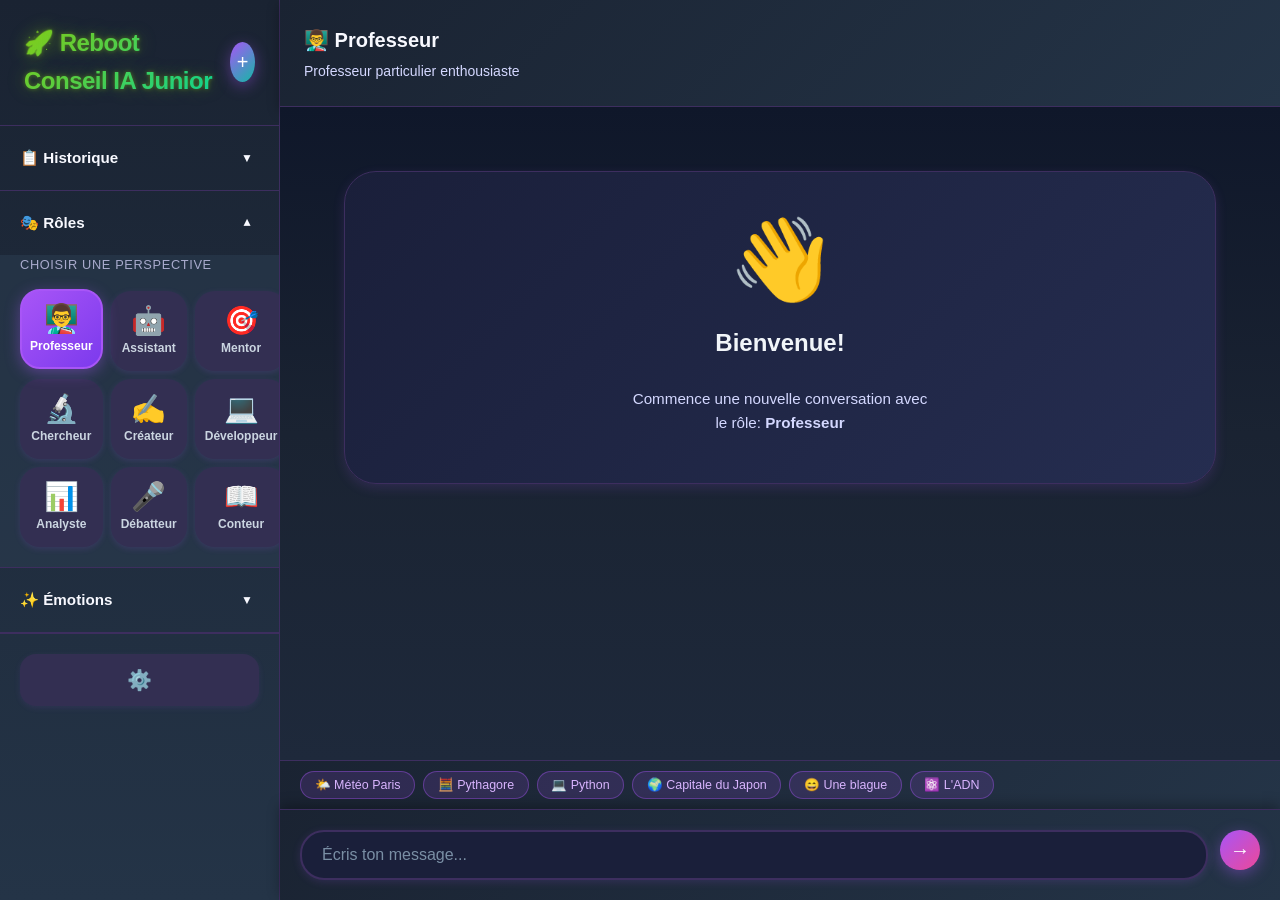
<file: index.html>
<!DOCTYPE html>
<html lang="fr">
<head>
  <meta charset="UTF-8" />
  <meta name="viewport" content="width=device-width, initial-scale=1.0" />
  <title>ChatBot Intelligent</title>
  <link rel="stylesheet" href="styles.css" />
</head>
<body>
  <div class="app-container">
    <!-- ════════════════════════════════════════════════════════════
         SIDEBAR — Historique + Rôles
         ════════════════════════════════════════════════════════════ -->
    <aside class="sidebar">
      <!-- Header Sidebar -->
      <div class="sidebar-header">
        <h1 class="app-title">🚀 Reboot Conseil IA Junior</h1>
        <button class="btn-new-chat" id="btn-new-chat" title="Nouvelle conversation">
          <span class="icon">+</span>
        </button>
      </div>

      <!-- ACCORDÉON 1: Historique -->
      <div class="accordion-section">
        <button class="accordion-header" id="accordion-historique">
          <span class="accordion-title">📋 Historique</span>
          <span class="accordion-toggle">▼</span>
        </button>
        <div class="accordion-content" id="content-historique">
          <div class="content-inner">
            <div class="historique-list" id="historique-list">
              <!-- Les conversations passées s'ajoutent ici -->
            </div>
            <button class="btn-clear-history" id="btn-clear-history" title="Supprimer l'historique">
              <span class="icon">🗑️</span>
              <span class="text">Supprimer l'historique</span>
            </button>
          </div>
        </div>
      </div>

      <!-- ACCORDÉON 2: Rôles -->
      <div class="accordion-section">
        <button class="accordion-header" id="accordion-roles">
          <span class="accordion-title">🎭 Rôles</span>
          <span class="accordion-toggle">▼</span>
        </button>
        <div class="accordion-content open" id="content-roles">
          <div class="content-inner">
            <p class="accordion-subtitle">Choisir une perspective</p>
            <div class="roles-grid">
              <button class="role-btn-compact active" data-role="professeur" title="Professeur particulier">
                <span class="icon-large">👨‍🏫</span>
                <span class="label">Professeur</span>
              </button>
              <button class="role-btn-compact" data-role="assistant" title="Assistant général">
                <span class="icon-large">🤖</span>
                <span class="label">Assistant</span>
              </button>
              <button class="role-btn-compact" data-role="mentor" title="Mentor motivant">
                <span class="icon-large">🎯</span>
                <span class="label">Mentor</span>
              </button>
              <button class="role-btn-compact" data-role="chercheur" title="Chercheur expert">
                <span class="icon-large">🔬</span>
                <span class="label">Chercheur</span>
              </button>
              <button class="role-btn-compact" data-role="createur" title="Créatif/Écrivain">
                <span class="icon-large">✍️</span>
                <span class="label">Créateur</span>
              </button>
              <button class="role-btn-compact" data-role="developpeur" title="Développeur">
                <span class="icon-large">💻</span>
                <span class="label">Développeur</span>
              </button>
              <button class="role-btn-compact" data-role="analyste" title="Analyste">
                <span class="icon-large">📊</span>
                <span class="label">Analyste</span>
              </button>
              <button class="role-btn-compact" data-role="debatteur" title="Débatteur">
                <span class="icon-large">🎤</span>
                <span class="label">Débatteur</span>
              </button>
              <button class="role-btn-compact" data-role="conteur" title="Conteur">
                <span class="icon-large">📖</span>
                <span class="label">Conteur</span>
              </button>
            </div>
          </div>
        </div>
      </div>

      <!-- ACCORDÉON 3: Personnalités/Émotions -->
      <div class="accordion-section">
        <button class="accordion-header" id="accordion-personalities">
          <span class="accordion-title">✨ Émotions</span>
          <span class="accordion-toggle">▼</span>
        </button>
        <div class="accordion-content" id="content-personalities">
          <div class="content-inner">
            <p class="accordion-subtitle">Ajouter un ton (optionnel)</p>
            <div class="personalities-grid">
              <button class="personality-btn-compact" data-personality="optimiste" title="Optimiste">
                <span class="icon-medium">☀️</span>
                <span class="label">Optimiste</span>
              </button>
              <button class="personality-btn-compact" data-personality="pragmatique" title="Pragmatique">
                <span class="icon-medium">🛠️</span>
                <span class="label">Pragmatique</span>
              </button>
              <button class="personality-btn-compact" data-personality="creatif" title="Créatif">
                <span class="icon-medium">🌈</span>
                <span class="label">Créatif</span>
              </button>
              <button class="personality-btn-compact" data-personality="sarcastique" title="Sarcastique">
                <span class="icon-medium">😏</span>
                <span class="label">Sarcastique</span>
              </button>
              <button class="personality-btn-compact" data-personality="bienveillant" title="Bienveillant">
                <span class="icon-medium">💚</span>
                <span class="label">Bienveillant</span>
              </button>
              <button class="personality-btn-compact" data-personality="passionne" title="Passionné">
                <span class="icon-medium">🔥</span>
                <span class="label">Passionné</span>
              </button>
              <button class="personality-btn-compact" data-personality="analytique" title="Analytique">
                <span class="icon-medium">🧠</span>
                <span class="label">Analytique</span>
              </button>
              <button class="personality-btn-compact" data-personality="audacieux" title="Audacieux">
                <span class="icon-medium">🚀</span>
                <span class="label">Audacieux</span>
              </button>
              <button class="personality-btn-compact" data-personality="none" title="Aucune personnalité">
                <span class="icon-medium">✕</span>
                <span class="label">Aucune</span>
              </button>
            </div>
          </div>
        </div>
      </div>

      <!-- Configuration -->
      <div class="section-config">
        <button class="btn-config" id="btn-config" title="Paramètres">⚙️</button>
      </div>
    </aside>

    <!-- ════════════════════════════════════════════════════════════
         MAIN CHAT ZONE
         ════════════════════════════════════════════════════════════ -->
    <main class="chat-container">
      <!-- Header Chat -->
      <header class="chat-header">
        <div class="header-info">
          <h2 id="current-role-display">👨‍🏫 Professeur</h2>
          <p id="current-role-desc">Professeur particulier enthousiaste</p>
        </div>
        <button class="btn-menu" id="btn-menu-toggle">☰</button>
      </header>

      <!-- Zone Messages -->
      <div class="chat-messages" id="chat-messages">
        <div class="message-welcome">
          <div class="welcome-icon">🚀</div>
          <h3>Reboot Conseil IA</h3>
          <p id="welcome-text">Sélectionnez un rôle et commencez votre conversation</p>
        </div>
      </div>

      <!-- Suggestion Chips -->
      <div class="suggestion-chips" id="suggestion-chips">
        <button class="chip" data-query="météo Paris">🌤️ Météo Paris</button>
        <button class="chip" data-query="Théorème de Pythagore">🧮 Pythagore</button>
        <button class="chip" data-query="Apprendre Python">💻 Python</button>
        <button class="chip" data-query="Capitale du Japon">🌍 Capitale du Japon</button>
        <button class="chip" data-query="Raconte-moi une blague">😄 Une blague</button>
        <button class="chip" data-query="L'ADN c'est quoi ?">⚛️ L'ADN</button>
      </div>

      <!-- Zone Saisie -->
      <form class="chat-input-form" id="chat-form">
        <input
          type="text"
          id="chat-input"
          class="chat-input"
          placeholder="Écris ton message..."
          autocomplete="off"
        />
        <button type="submit" class="btn-send" title="Envoyer">
          <span class="icon">→</span>
        </button>
      </form>
    </main>
  </div>

  <!-- ════════════════════════════════════════════════════════════
       MODAL CONFIGURATION
       ════════════════════════════════════════════════════════════ -->
  <div class="modal" id="modal-config">
    <div class="modal-content">
      <div class="modal-header">
        <h3>Paramètres API</h3>
        <button class="btn-close" id="btn-close-modal">✕</button>
      </div>

      <div class="modal-body">
        <div class="config-group">
          <label>Clé Claude (Anthropic)</label>
          <input type="password" id="input-claude" placeholder="sk-ant-…" autocomplete="off" />
          <small>Obtenir une clé : <a href="https://console.anthropic.com" target="_blank">console.anthropic.com</a></small>
        </div>

        <div class="config-group">
          <label>Clé Gemini (Google)</label>
          <input type="password" id="input-gemini" placeholder="AIzaSy…" autocomplete="off" />
          <small>Obtenir une clé : <a href="https://aistudio.google.com/apikey" target="_blank">aistudio.google.com/apikey</a></small>
        </div>

        <div class="config-group">
          <label>Clé Google Custom Search</label>
          <input type="password" id="input-apikey" placeholder="AIzaSy…" autocomplete="off" />
          <small>Obtenir une clé : <a href="https://console.cloud.google.com" target="_blank">console.cloud.google.com</a></small>
        </div>
      </div>

      <div class="modal-footer">
        <button class="btn btn-secondary" id="btn-clear-keys">Effacer</button>
        <button class="btn btn-primary" id="btn-save-keys">Enregistrer</button>
      </div>

      <div id="config-message" class="config-message"></div>
    </div>
  </div>

  <!-- ════════════════════════════════════════════════════════════
       INDICATEUR FRAPPE
       ════════════════════════════════════════════════════════════ -->
  <div class="typing-indicator" id="typing-indicator">
    <span class="dot"></span>
    <span class="dot"></span>
    <span class="dot"></span>
  </div>

  <script src="roles.js"></script>
  <script src="lessons.js"></script>
  <script src="api.js"></script>
  <script src="storage.js"></script>
  <script src="chat.js"></script>
</body>
</html>
</file>
<file: styles.css>
/* ═══════════════════════════════════════════════════════════════════════════
   VARIABLES & DESIGN SYSTEM - DARK MODE MODERNE & PROFESSIONNEL
   ═══════════════════════════════════════════════════════════════════════════ */

:root {
  --primary: #a855f7;
  --primary-dark: #7c3aed;
  --primary-light: #d8b4fe;
  --secondary: #14b8a6;
  --accent: #ec4899;
  --success: #84cc16;
  --warning: #f59e0b;
  --error: #ef4444;

  /* Dark Mode - Vibrant & Moderne */
  --bg-primary: #0d0f23;
  --bg-secondary: #1a1f3a;
  --bg-tertiary: #252d50;
  --bg-light: #332f52;
  --bg-dark: #06080f;

  --text-primary: #f8f9ff;
  --text-secondary: #d4d8ff;
  --text-light: #a8aacc;
  --text-invert: #ffffff;

  --border: #3d2e5f;
  --border-light: #5d4e7f;

  --shadow-sm: 0 1px 3px 0 rgba(168, 85, 247, 0.15);
  --shadow-md: 0 4px 12px 0 rgba(168, 85, 247, 0.2);
  --shadow-lg: 0 10px 24px 0 rgba(168, 85, 247, 0.25);
  --shadow-xl: 0 20px 40px 0 rgba(168, 85, 247, 0.3);

  --radius-sm: 0.5rem;
  --radius-md: 0.75rem;
  --radius-lg: 1rem;
  --radius-xl: 1.25rem;
  --radius-2xl: 2rem;

  --transition: all 0.3s cubic-bezier(0.4, 0, 0.2, 1);
  --transition-fast: all 0.15s ease;
}

/* ═══════════════════════════════════════════════════════════════════════════
   RESET & BASE STYLES
   ═══════════════════════════════════════════════════════════════════════════ */

* {
  margin: 0;
  padding: 0;
  box-sizing: border-box;
}

html {
  scroll-behavior: smooth;
}

body {
  font-family: -apple-system, BlinkMacSystemFont, 'Segoe UI', 'Roboto', 'Oxygen',
    'Ubuntu', 'Cantarell', 'Fira Sans', 'Droid Sans', 'Helvetica Neue',
    sans-serif;
  background: linear-gradient(135deg, #0d0f23 0%, #1a1f3a 50%, #252d50 100%);
  color: var(--text-primary);
  line-height: 1.6;
  -webkit-font-smoothing: antialiased;
  -moz-osx-font-smoothing: grayscale;
  height: 100vh;
  width: 100vw;
  overflow: hidden;
}

button {
  font-family: inherit;
  font-size: inherit;
  cursor: pointer;
  border: none;
  outline: none;
}

input,
textarea {
  font-family: inherit;
  font-size: inherit;
}

a {
  color: var(--primary);
  text-decoration: none;
  transition: var(--transition-fast);
}

a:hover {
  color: var(--primary-dark);
  text-decoration: underline;
}

/* ═══════════════════════════════════════════════════════════════════════════
   LAYOUT PRINCIPAL
   ═══════════════════════════════════════════════════════════════════════════ */

.app-container {
  display: flex;
  height: 100vh;
  background-color: var(--bg-primary);
}

/* ─── SIDEBAR ─── */
.sidebar {
  width: 280px;
  background: linear-gradient(180deg, #1a2332 0%, #243447 100%);
  border-right: 1px solid var(--border);
  display: flex;
  flex-direction: column;
  overflow-y: auto;
  overflow-x: hidden;
  transition: var(--transition);
  box-shadow: 4px 0 12px rgba(0, 0, 0, 0.4);
}

.sidebar-header {
  display: flex;
  align-items: center;
  justify-content: space-between;
  padding: 1.5rem;
  border-bottom: 1px solid var(--border);
  gap: 0.75rem;
  flex-shrink: 0;
}

.app-title {
  font-size: 1.5rem;
  font-weight: 700;
  background: linear-gradient(135deg, #84cc16 0%, #06d6a0 100%);
  -webkit-background-clip: text;
  -webkit-text-fill-color: transparent;
  background-clip: text;
  margin: 0;
  letter-spacing: -0.5px;
  text-shadow: 0 0 20px rgba(132, 204, 22, 0.3);
  filter: drop-shadow(0 0 2px rgba(132, 204, 22, 0.5));
}

.btn-new-chat {
  width: 2.5rem;
  height: 2.5rem;
  border-radius: 50%;
  background: linear-gradient(135deg, var(--primary) 0%, var(--secondary) 100%);
  color: var(--text-invert);
  display: flex;
  align-items: center;
  justify-content: center;
  font-size: 1.25rem;
  transition: var(--transition-fast);
  box-shadow: 0 4px 15px rgba(168, 85, 247, 0.4);
  border: none;
  cursor: pointer;
}

.btn-new-chat:hover {
  transform: translateY(-2px);
  box-shadow: 0 8px 25px rgba(59, 130, 246, 0.4);
}

.btn-new-chat:active {
  transform: translateY(0);
}

/* ─── SECTIONS DE LA SIDEBAR ─── */
.section-historique,
.section-roles {
  padding: 1.25rem;
  flex: 1;
  min-height: 0;
  display: flex;
  flex-direction: column;
}

.section-historique {
  border-bottom: 1px solid var(--border);
}

.section-title {
  font-size: 0.875rem;
  font-weight: 600;
  text-transform: uppercase;
  letter-spacing: 0.05em;
  color: var(--text-secondary);
  margin-bottom: 0.75rem;
}

.historique-list {
  display: flex;
  flex-direction: column;
  gap: 0.5rem;
  overflow-y: auto;
  flex: 1;
  min-height: 0;
}

.historique-item-container {
  display: flex;
  gap: 0.5rem;
  align-items: center;
  transition: var(--transition-fast);
}

.historique-item {
  flex: 1;
  padding: 0.75rem;
  background-color: #332f52;
  border: 1px solid transparent;
  border-radius: var(--radius-lg);
  cursor: pointer;
  transition: var(--transition-fast);
  font-size: 0.875rem;
  color: #d4d8ff;
  white-space: nowrap;
  overflow: hidden;
  text-overflow: ellipsis;
  box-shadow: 0 2px 6px rgba(168, 85, 247, 0.1);
  text-align: left;
}

.historique-delete-btn {
  flex-shrink: 0;
  width: 2rem;
  height: 2rem;
  padding: 0;
  background-color: rgba(239, 68, 68, 0.1);
  border: 1px solid rgba(239, 68, 68, 0.3);
  border-radius: var(--radius-lg);
  color: #fca5a5;
  font-size: 1.25rem;
  font-weight: bold;
  cursor: pointer;
  transition: var(--transition-fast);
  display: flex;
  align-items: center;
  justify-content: center;
  line-height: 1;
}

.historique-delete-btn:hover {
  background-color: rgba(239, 68, 68, 0.25);
  border-color: #ef4444;
  color: #fecaca;
  transform: scale(1.1);
}

.historique-delete-btn:active {
  transform: scale(0.95);
}

.historique-item-container:hover .historique-item {
  background-color: #3d3a50;
  color: #f8f9ff;
  border-color: #a855f7;
  box-shadow: 0 4px 8px rgba(168, 85, 247, 0.2);
}

.historique-item.active {
  background: linear-gradient(135deg, #a855f7 0%, #7c3aed 100%);
  color: #ffffff;
  border-color: #a855f7;
  box-shadow: 0 4px 12px rgba(168, 85, 247, 0.3);
  font-weight: 600;
}

.historique-item-container:hover .historique-delete-btn {
  opacity: 1;
}

/* ─── ROLES ─── */
.roles-list {
  display: flex;
  flex-direction: column;
  gap: 0.75rem;
}

.role-btn {
  display: flex;
  align-items: center;
  gap: 0.75rem;
  padding: 0.875rem 1.125rem;
  background-color: #332f52;
  border: 2px solid transparent;
  border-radius: var(--radius-lg);
  transition: var(--transition-fast);
  cursor: pointer;
  text-align: left;
  color: #d4d8ff;
  box-shadow: 0 2px 6px rgba(168, 85, 247, 0.1);
}

.role-btn:hover {
  background-color: #3d3a50;
  border-color: #a855f7;
  color: #f8f9ff;
  transform: translateY(-1px);
  box-shadow: 0 4px 12px rgba(168, 85, 247, 0.2);
}

.role-btn.active {
  background: linear-gradient(135deg, #a855f7 0%, #7c3aed 100%);
  border-color: #a855f7;
  color: #ffffff;
  box-shadow: 0 4px 15px rgba(168, 85, 247, 0.4);
  transform: translateY(-1px);
}

.role-icon {
  font-size: 1.5rem;
  line-height: 1;
}

.role-name {
  font-size: 0.875rem;
  font-weight: 600;
  flex: 1;
}

/* ─── CONFIG SECTION ─── */
.section-config {
  padding: 1.25rem;
  border-top: 1px solid var(--border);
  flex-shrink: 0;
}

.btn-config {
  width: 100%;
  padding: 0.75rem;
  background-color: #332f52;
  border: 2px solid transparent;
  border-radius: var(--radius-lg);
  font-size: 1.25rem;
  transition: var(--transition-fast);
  box-shadow: 0 2px 6px rgba(168, 85, 247, 0.1);
  cursor: pointer;
  color: #d4d8ff;
}

.btn-config:hover {
  background-color: #3d3a50;
  border-color: #a855f7;
  transform: translateY(-1px);
}

/* ═══════════════════════════════════════════════════════════════════════════
   RÔLES ET PERSONNALITÉS - NOUVELLE STRUCTURE
   ═══════════════════════════════════════════════════════════════════════════ */

.section-header-compact {
  display: flex;
  flex-direction: column;
  gap: 0.25rem;
  margin-bottom: 1rem;
}

.section-subtitle {
  font-size: 0.75rem;
  color: var(--text-light);
  font-weight: 500;
  text-transform: uppercase;
  letter-spacing: 0.05em;
}

/* ═══════════════════════════════════════════════════════════════════════════
   ACCORDÉONS
   ═══════════════════════════════════════════════════════════════════════════ */

.accordion-section {
  border-bottom: 1px solid var(--border);
  overflow: hidden;
}

.accordion-header {
  width: 100%;
  display: flex;
  align-items: center;
  justify-content: space-between;
  padding: 1.25rem;
  background-color: transparent;
  border: none;
  cursor: pointer;
  transition: var(--transition-fast);
  font-weight: 600;
  font-size: 0.95rem;
  color: var(--text-primary);
  gap: 1rem;
}

.accordion-header:hover {
  background-color: rgba(168, 85, 247, 0.1);
  color: var(--primary-light);
}

.accordion-title {
  flex: 1;
  text-align: left;
}

.accordion-toggle {
  display: inline-flex;
  align-items: center;
  justify-content: center;
  width: 24px;
  height: 24px;
  transition: transform 0.3s ease;
  line-height: 1;
  font-size: 0.75rem;
}

.accordion-content {
  max-height: 0;
  overflow: hidden;
  transition: max-height 0.3s ease, padding 0.3s ease;
  background-color: rgba(45, 62, 82, 0.5);
}

.accordion-content.open {
  max-height: 1000px;
  overflow-y: auto;
}

.accordion-header[aria-expanded="true"] .accordion-toggle {
  transform: rotate(180deg);
}

.content-inner {
  padding: 0 1.25rem 1.25rem 1.25rem;
  display: flex;
  flex-direction: column;
  gap: 1rem;
}

.accordion-subtitle {
  font-size: 0.8rem;
  color: var(--text-light);
  font-weight: 500;
  text-transform: uppercase;
  letter-spacing: 0.05em;
  margin: 0;
}

/* ─── BOUTON SUPPRESSION HISTORIQUE ─── */
.btn-clear-history {
  display: flex;
  align-items: center;
  gap: 0.75rem;
  padding: 0.75rem 1rem;
  width: 100%;
  background-color: rgba(239, 68, 68, 0.1);
  border: 1px solid rgba(239, 68, 68, 0.3);
  border-radius: var(--radius-lg);
  color: #fca5a5;
  font-weight: 600;
  font-size: 0.875rem;
  cursor: pointer;
  transition: var(--transition-fast);
}

.btn-clear-history:hover {
  background-color: rgba(239, 68, 68, 0.2);
  border-color: #ef4444;
  color: #fecaca;
  transform: translateY(-1px);
}

.btn-clear-history:active {
  transform: translateY(0);
}

.btn-clear-history .icon {
  font-size: 1rem;
}

.btn-clear-history .text {
  flex: 1;
}

/* ─── GRILLE DES RÔLES ─── */
.roles-grid {
  display: grid;
  grid-template-columns: repeat(3, 1fr);
  gap: 0.5rem;
}

.role-btn-compact {
  display: flex;
  flex-direction: column;
  align-items: center;
  justify-content: center;
  gap: 0.375rem;
  padding: 0.75rem 0.5rem;
  background-color: #332f52;
  border: 2px solid transparent;
  border-radius: var(--radius-xl);
  cursor: pointer;
  transition: var(--transition-fast);
  box-shadow: 0 2px 6px rgba(168, 85, 247, 0.15);
  min-height: 80px;
}

.role-btn-compact:hover {
  background-color: #3d3a50;
  border-color: var(--primary-light);
  transform: translateY(-2px);
  box-shadow: 0 4px 12px rgba(168, 85, 247, 0.2);
}

.role-btn-compact.active {
  background: linear-gradient(135deg, #a855f7 0%, #7c3aed 100%);
  border-color: #a855f7;
  box-shadow: 0 4px 15px rgba(168, 85, 247, 0.4);
  transform: translateY(-2px);
}

.role-btn-compact .icon-large {
  font-size: 1.75rem;
  line-height: 1;
  display: block;
}

.role-btn-compact .label {
  font-size: 0.75rem;
  font-weight: 600;
  color: #cbd5e1;
  text-align: center;
  line-height: 1.2;
}

.role-btn-compact.active .label {
  color: #ffffff;
}

/* ─── GRILLE DES PERSONNALITÉS ─── */
.section-personalities {
  padding: 1.25rem;
  border-bottom: 1px solid var(--border);
}

.personalities-grid {
  display: grid;
  grid-template-columns: repeat(3, 1fr);
  gap: 0.5rem;
}

.personality-btn-compact {
  display: flex;
  flex-direction: column;
  align-items: center;
  justify-content: center;
  gap: 0.375rem;
  padding: 0.75rem 0.5rem;
  background-color: #332f52;
  border: 2px solid transparent;
  border-radius: var(--radius-xl);
  cursor: pointer;
  transition: var(--transition-fast);
  box-shadow: 0 2px 6px rgba(168, 85, 247, 0.15);
  min-height: 75px;
}

.personality-btn-compact:hover {
  background-color: #3d3a50;
  border-color: #14b8a6;
  transform: translateY(-2px);
  box-shadow: 0 4px 12px rgba(20, 184, 166, 0.2);
}

.personality-btn-compact.active {
  background: linear-gradient(135deg, #14b8a6 0%, #06d6a0 100%);
  border-color: #14b8a6;
  box-shadow: 0 4px 15px rgba(20, 184, 166, 0.4);
  transform: translateY(-2px);
}

.personality-btn-compact .icon-medium {
  font-size: 1.5rem;
  line-height: 1;
  display: block;
}

.personality-btn-compact .label {
  font-size: 0.7rem;
  font-weight: 600;
  color: #cbd5e1;
  text-align: center;
  line-height: 1.2;
}

.personality-btn-compact.active .label {
  color: #ffffff;
}

/* ═══════════════════════════════════════════════════════════════════════════
   CHAT CONTAINER
   ═══════════════════════════════════════════════════════════════════════════ */

.chat-container {
  flex: 1;
  display: flex;
  flex-direction: column;
  background-color: var(--bg-primary);
}

/* ─── CHAT HEADER ─── */
.chat-header {
  display: flex;
  align-items: center;
  justify-content: space-between;
  padding: 1.5rem;
  border-bottom: 1px solid var(--border);
  background: linear-gradient(135deg, #1a2332 0%, #243447 100%);
  flex-shrink: 0;
  box-shadow: 0 4px 12px rgba(0, 0, 0, 0.3);
}

.header-info h2 {
  font-size: 1.25rem;
  margin: 0;
  margin-bottom: 0.25rem;
}

.header-info p {
  font-size: 0.875rem;
  color: var(--text-secondary);
  margin: 0;
}

.btn-menu {
  display: none;
  font-size: 1.5rem;
  background: none;
  color: var(--text-primary);
}

/* ─── CHAT MESSAGES ZONE ─── */
.chat-messages {
  flex: 1;
  overflow-y: auto;
  padding: 2rem 2rem;
  display: flex;
  flex-direction: column;
  gap: 1.5rem;
  background: linear-gradient(180deg, #0f172a 0%, #1a2332 50%, #1e293b 100%);
  scroll-behavior: smooth;
}

.chat-messages::-webkit-scrollbar {
  width: 6px;
}

.chat-messages::-webkit-scrollbar-track {
  background: transparent;
}

.chat-messages::-webkit-scrollbar-thumb {
  background: var(--border);
  border-radius: 3px;
}

.chat-messages::-webkit-scrollbar-thumb:hover {
  background: var(--text-light);
}

/* Message Welcome */
.message-welcome {
  display: flex;
  flex-direction: column;
  align-items: center;
  justify-content: center;
  text-align: center;
  gap: 1.5rem;
  padding: 3rem 2rem;
  color: #d4d8ff;
  background: linear-gradient(135deg, #1a1f3a 0%, #252d50 100%);
  border-radius: var(--radius-2xl);
  margin: 2rem;
  border: 1px solid #3d2e5f;
  box-shadow: 0 4px 12px rgba(168, 85, 247, 0.15);
}

.welcome-icon {
  font-size: 5rem;
  line-height: 1;
  animation: bounce 2s ease-in-out infinite;
}

@keyframes bounce {
  0%, 100% { transform: translateY(0); }
  50% { transform: translateY(-10px); }
}

.message-welcome h3 {
  font-size: 1.5rem;
  color: #f1f5f9;
  margin: 0;
  font-weight: 700;
}

.message-welcome p {
  margin: 0;
  max-width: 300px;
  font-size: 0.95rem;
  line-height: 1.6;
}

/* Messages */
.message {
  display: flex;
  gap: 0.75rem;
  animation: slideIn 0.3s ease-out;
}

@keyframes slideIn {
  from {
    opacity: 0;
    transform: translateY(10px);
  }
  to {
    opacity: 1;
    transform: translateY(0);
  }
}

.message.user {
  justify-content: flex-end;
}

.message.user .message-content {
  background: linear-gradient(135deg, #a855f7 0%, #ec4899 100%);
  color: #ffffff;
  border-radius: var(--radius-2xl) var(--radius-2xl) var(--radius-md) var(--radius-2xl);
  box-shadow: 0 8px 24px rgba(168, 85, 247, 0.4);
}

.message.bot {
  justify-content: flex-start;
}

.message.bot .message-content {
  background: linear-gradient(135deg, #252d50 0%, #332f52 100%);
  color: #f8f9ff;
  border-radius: var(--radius-2xl) var(--radius-2xl) var(--radius-2xl) var(--radius-md);
  box-shadow: 0 4px 12px rgba(168, 85, 247, 0.15);
  border: 1px solid #3d2e5f;
}

.message-avatar {
  width: 2rem;
  height: 2rem;
  border-radius: 50%;
  display: flex;
  align-items: center;
  justify-content: center;
  font-size: 1.25rem;
  flex-shrink: 0;
  background-color: var(--bg-tertiary);
  line-height: 1;
}

.message.user .message-avatar {
  order: 2;
  background: linear-gradient(135deg, var(--primary), var(--secondary));
  color: var(--text-invert);
}

.message-content {
  max-width: 70%;
  padding: 1rem 1.25rem;
  border-radius: var(--radius-2xl);
  line-height: 1.6;
  word-break: break-word;
  white-space: pre-wrap;
  overflow-wrap: break-word;
}

.message.user .message-content {
  max-width: 85%;
}

@media (max-width: 768px) {
  .message-content {
    max-width: 85%;
  }
  .message.user .message-content {
    max-width: 100%;
  }
}

/* Markdown en simple */
.message-content strong {
  font-weight: 600;
}

.message-content em {
  font-style: italic;
}

.message-content code {
  background-color: rgba(0, 0, 0, 0.1);
  padding: 0.2rem 0.4rem;
  border-radius: var(--radius-sm);
  font-family: 'Courier New', monospace;
  font-size: 0.9em;
}

.message-content a {
  text-decoration: underline;
  font-weight: 500;
}

.message.bot .message-content a {
  color: var(--primary);
}

.message.user .message-content a {
  color: inherit;
}

/* Typing Indicator - Animations de Réflexion */
.typing-bubble {
  display: flex;
  gap: 0.6rem;
  padding: 1rem 1.25rem;
  background: linear-gradient(135deg, #252d50 0%, #332f52 100%);
  border-radius: var(--radius-2xl);
  width: fit-content;
  box-shadow:
    0 4px 12px rgba(168, 85, 247, 0.15),
    0 0 20px rgba(168, 85, 247, 0.1),
    inset 0 1px 3px rgba(132, 204, 22, 0.1);
  border: 1px solid #3d2e5f;
  position: relative;
  animation: typingGlow 2s ease-in-out infinite;
}

@keyframes typingGlow {
  0%, 100% {
    box-shadow:
      0 4px 12px rgba(168, 85, 247, 0.15),
      0 0 20px rgba(168, 85, 247, 0.1),
      inset 0 1px 3px rgba(132, 204, 22, 0.1);
  }
  50% {
    box-shadow:
      0 4px 12px rgba(168, 85, 247, 0.25),
      0 0 30px rgba(168, 85, 247, 0.2),
      inset 0 1px 3px rgba(132, 204, 22, 0.2);
  }
}

.typing-dot {
  width: 0.6rem;
  height: 0.6rem;
  border-radius: 50%;
  background: linear-gradient(135deg, #84cc16 0%, #a855f7 50%, #14b8a6 100%);
  animation: typingBounce 1.2s ease-in-out infinite;
  box-shadow:
    0 0 6px rgba(132, 204, 22, 0.6),
    0 0 12px rgba(168, 85, 247, 0.4),
    inset 0 0 2px rgba(255, 255, 255, 0.3);
}

.typing-dot:nth-child(1) {
  animation: typingBounce 1.2s ease-in-out infinite;
}

.typing-dot:nth-child(2) {
  animation: typingBounce 1.2s ease-in-out infinite 0.15s;
}

.typing-dot:nth-child(3) {
  animation: typingBounce 1.2s ease-in-out infinite 0.3s;
}

@keyframes typingBounce {
  0%, 100% {
    transform: translateY(0) scale(1);
    opacity: 0.7;
  }
  25% {
    transform: translateY(-8px) scale(1.15);
    opacity: 1;
  }
  50% {
    transform: translateY(0) scale(1);
    opacity: 0.9;
  }
  75% {
    transform: translateY(-4px) scale(1.08);
    opacity: 0.95;
  }
}

.typing-label {
  font-size: 0.78rem;
  color: #84cc16;
  margin-left: 0.5rem;
  font-style: italic;
  align-self: center;
  white-space: nowrap;
  font-weight: 600;
  animation: labelPulse 1.8s ease-in-out infinite;
}

@keyframes labelPulse {
  0%, 100% {
    opacity: 0.7;
  }
  50% {
    opacity: 1;
  }
}

/* Animation de réflexion - onde autour du message */
.message.bot .typing-bubble::before {
  content: '';
  position: absolute;
  inset: -8px;
  background: radial-gradient(circle, rgba(132, 204, 22, 0.3) 0%, transparent 70%);
  border-radius: var(--radius-2xl);
  animation: reflectionWave 2s ease-out infinite;
  pointer-events: none;
}

@keyframes reflectionWave {
  0% {
    transform: scale(1);
    opacity: 1;
  }
  100% {
    transform: scale(1.3);
    opacity: 0;
  }
}

/* Animation d'énergie lumineuse */
.message.bot .typing-bubble::after {
  content: '';
  position: absolute;
  top: 50%;
  left: 50%;
  width: 100%;
  height: 2px;
  transform: translate(-50%, -50%);
  background: linear-gradient(
    90deg,
    transparent,
    rgba(132, 204, 22, 0.6),
    transparent
  );
  animation: energyFlow 1.5s ease-in-out infinite;
  pointer-events: none;
}

@keyframes energyFlow {
  0% {
    transform: translate(-50%, -50%) scaleX(0);
    opacity: 0;
  }
  50% {
    opacity: 1;
  }
  100% {
    transform: translate(-50%, -50%) scaleX(1);
    opacity: 0;
  }
}

/* ─── SUGGESTION CHIPS ─── */
.suggestion-chips {
  display: flex;
  flex-wrap: wrap;
  gap: 0.5rem;
  padding: 0.625rem 1.25rem;
  background: linear-gradient(135deg, #1a2332 0%, #243447 100%);
  border-top: 1px solid var(--border);
  flex-shrink: 0;
}

.suggestion-chips.hidden {
  display: none;
}

.chip {
  padding: 0.35rem 0.85rem;
  background: rgba(168, 85, 247, 0.15);
  border: 1px solid rgba(168, 85, 247, 0.4);
  border-radius: 1.5rem;
  color: #d8b4fe;
  font-size: 0.78rem;
  cursor: pointer;
  transition: var(--transition-fast);
  white-space: nowrap;
}

.chip:hover {
  background: rgba(168, 85, 247, 0.25);
  border-color: var(--primary);
  color: var(--text-primary);
  transform: translateY(-1px);
}

/* ─── CHAT INPUT FORM ─── */
.chat-input-form {
  display: flex;
  gap: 0.75rem;
  padding: 1.25rem;
  background: linear-gradient(135deg, #1a2332 0%, #243447 100%);
  border-top: 1px solid var(--border);
  flex-shrink: 0;
  box-shadow: 0 -4px 12px rgba(0, 0, 0, 0.3);
}

.chat-input {
  flex: 1;
  padding: 0.875rem 1.25rem;
  background-color: #1a1f3a;
  border: 2px solid #3d2e5f;
  border-radius: 1.5rem;
  font-size: 1rem;
  color: #f8f9ff;
  transition: var(--transition-fast);
  outline: none;
  box-shadow: 0 2px 8px rgba(168, 85, 247, 0.15);
}

.chat-input:focus {
  border-color: #a855f7;
  background-color: #252d50;
  box-shadow: 0 0 0 3px rgba(168, 85, 247, 0.25);
}

.chat-input::placeholder {
  color: #7a8fa5;
}

.btn-send {
  width: 2.75rem;
  height: 2.75rem;
  background: linear-gradient(135deg, var(--primary) 0%, var(--accent) 100%);
  color: var(--text-invert);
  border-radius: 50%;
  display: flex;
  align-items: center;
  justify-content: center;
  font-size: 1.25rem;
  transition: var(--transition-fast);
  box-shadow: 0 4px 15px rgba(168, 85, 247, 0.4);
  flex-shrink: 0;
  border: none;
  cursor: pointer;
}

.btn-send:hover {
  transform: translateY(-2px);
  box-shadow: 0 8px 25px rgba(59, 130, 246, 0.4);
}

.btn-send:active {
  transform: translateY(0);
}

.btn-send:disabled {
  opacity: 0.6;
  cursor: not-allowed;
  transform: none;
}

/* ═══════════════════════════════════════════════════════════════════════════
   MODAL CONFIGURATION
   ═══════════════════════════════════════════════════════════════════════════ */

.modal {
  display: none;
  position: fixed;
  inset: 0;
  background-color: rgba(0, 0, 0, 0.5);
  backdrop-filter: blur(4px);
  z-index: 1000;
  animation: fadeIn 0.3s ease-out;
}

.modal.active {
  display: flex;
  align-items: center;
  justify-content: center;
}

@keyframes fadeIn {
  from {
    opacity: 0;
  }
  to {
    opacity: 1;
  }
}

.modal-content {
  background: linear-gradient(180deg, #1a2332 0%, #243447 100%);
  border-radius: var(--radius-2xl);
  max-width: 500px;
  width: 90%;
  max-height: 80vh;
  overflow-y: auto;
  box-shadow: 0 25px 50px rgba(0, 0, 0, 0.5);
  animation: slideUp 0.3s ease-out;
  border: 1px solid #3f4f63;
}

@keyframes slideUp {
  from {
    transform: translateY(20px);
    opacity: 0;
  }
  to {
    transform: translateY(0);
    opacity: 1;
  }
}

.modal-header {
  display: flex;
  align-items: center;
  justify-content: space-between;
  padding: 1.5rem;
  border-bottom: 1px solid #3f4f63;
  flex-shrink: 0;
}

.modal-header h3 {
  font-size: 1.25rem;
  margin: 0;
  color: #f1f5f9;
}

.btn-close {
  width: 2.25rem;
  height: 2.25rem;
  background-color: #3d3a50;
  border-radius: 50%;
  display: flex;
  align-items: center;
  justify-content: center;
  font-size: 1.25rem;
  transition: var(--transition-fast);
  color: #d4d8ff;
  cursor: pointer;
  border: none;
}

.btn-close:hover {
  background-color: #ec4899;
  color: #ffffff;
}

.modal-body {
  padding: 1.5rem;
  display: flex;
  flex-direction: column;
  gap: 1.5rem;
}

.config-group {
  display: flex;
  flex-direction: column;
  gap: 0.5rem;
}

.config-group label {
  font-size: 0.875rem;
  font-weight: 600;
  color: #f1f5f9;
}

.config-group input {
  padding: 0.75rem;
  border: 2px solid #3d2e5f;
  border-radius: var(--radius-lg);
  background-color: #1a1f3a;
  color: #f8f9ff;
  transition: var(--transition-fast);
  outline: none;
  box-shadow: 0 2px 6px rgba(168, 85, 247, 0.1);
}

.config-group input:focus {
  border-color: #a855f7;
  box-shadow: 0 4px 12px rgba(168, 85, 247, 0.3);
  background-color: #252d50;
}

.config-group small {
  font-size: 0.75rem;
  color: #cbd5e1;
  line-height: 1.4;
}

.modal-footer {
  display: flex;
  gap: 0.75rem;
  padding: 1.5rem;
  border-top: 1px solid #3f4f63;
  flex-shrink: 0;
}

.btn {
  padding: 0.75rem 1.5rem;
  border-radius: var(--radius-lg);
  font-weight: 600;
  font-size: 0.875rem;
  transition: var(--transition-fast);
  flex: 1;
}

.btn-primary {
  background: linear-gradient(135deg, var(--primary) 0%, var(--accent) 100%);
  color: var(--text-invert);
  box-shadow: 0 4px 15px rgba(168, 85, 247, 0.3);
}

.btn-primary:hover {
  transform: translateY(-2px);
  box-shadow: 0 8px 25px rgba(168, 85, 247, 0.4);
}

.btn-secondary {
  background-color: #3d3a50;
  color: #f8f9ff;
  border: 2px solid #3d3a50;
  box-shadow: 0 2px 6px rgba(168, 85, 247, 0.1);
}

.btn-secondary:hover {
  background-color: #4a4460;
  border-color: #a855f7;
  transform: translateY(-1px);
  box-shadow: 0 4px 12px rgba(168, 85, 247, 0.2);
}

.config-message {
  padding: 1rem;
  border-radius: var(--radius-md);
  font-size: 0.875rem;
  text-align: center;
  min-height: 1.5rem;
  display: none;
}

.config-message.show {
  display: block;
}

.config-message.success {
  background-color: rgba(16, 185, 129, 0.15);
  color: #86efac;
  border: 1px solid rgba(16, 185, 129, 0.4);
}

.config-message.error {
  background-color: rgba(239, 68, 68, 0.15);
  color: #fca5a5;
  border: 1px solid rgba(239, 68, 68, 0.4);
}

/* ═══════════════════════════════════════════════════════════════════════════
   RESPONSIVE
   ═══════════════════════════════════════════════════════════════════════════ */

@media (max-width: 1024px) {
  .sidebar {
    width: 260px;
  }

  .chat-messages {
    padding: 1.5rem;
  }
}

@media (max-width: 768px) {
  .sidebar {
    position: fixed;
    left: 0;
    top: 0;
    height: 100%;
    z-index: 999;
    width: 260px;
    transform: translateX(-100%);
    transition: var(--transition);
  }

  .sidebar.active {
    transform: translateX(0);
    box-shadow: var(--shadow-xl);
  }

  .btn-menu {
    display: flex;
  }

  .app-container {
    flex-direction: column;
  }

  .chat-container {
    width: 100%;
  }

  .chat-messages {
    padding: 1rem;
  }

  .message-content {
    max-width: 85%;
  }

  .modal-content {
    width: 95%;
    max-height: 90vh;
  }

  /* Accordéons et grilles responsifs */
  .accordion-header {
    padding: 1rem;
    font-size: 0.9rem;
  }

  .content-inner {
    padding: 0 1rem 1rem 1rem;
  }

  .roles-grid,
  .personalities-grid {
    grid-template-columns: repeat(3, 1fr);
  }

  .role-btn-compact,
  .personality-btn-compact {
    min-height: 70px;
    padding: 0.5rem 0.375rem;
  }

  .role-btn-compact .icon-large {
    font-size: 1.5rem;
  }

  .personality-btn-compact .icon-medium {
    font-size: 1.25rem;
  }

  .role-btn-compact .label,
  .personality-btn-compact .label {
    font-size: 0.65rem;
  }

  .btn-clear-history {
    padding: 0.7rem 0.75rem;
    font-size: 0.8rem;
  }

  .btn-clear-history .icon {
    font-size: 0.9rem;
  }
}

@media (max-width: 480px) {
  .sidebar {
    width: 100%;
  }

  .chat-header {
    padding: 1rem;
  }

  .chat-input-form {
    padding: 1rem;
    gap: 0.5rem;
  }

  .chat-input {
    padding: 0.75rem 1rem;
    font-size: 16px;
  }

  /* Rôles et Personnalités - Très petits écrans */
  .roles-grid,
  .personalities-grid {
    grid-template-columns: repeat(2, 1fr);
  }

  .role-btn-compact,
  .personality-btn-compact {
    min-height: 65px;
  }

  .role-btn-compact .icon-large {
    font-size: 1.25rem;
  }

  .personality-btn-compact .icon-medium {
    font-size: 1rem;
  }

  .role-btn-compact .label,
  .personality-btn-compact .label {
    font-size: 0.6rem;
  }
}

  .btn-send {
    width: 2.5rem;
    height: 2.5rem;
  }

  .message-content {
    max-width: 100%;
    padding: 0.75rem 1rem;
  }

  .role-btn {
    padding: 0.625rem 0.75rem;
  }

  .role-name {
    font-size: 0.8rem;
  }
}

/* ═══════════════════════════════════════════════════════════════════════════
   UTILITAIRES
   ═══════════════════════════════════════════════════════════════════════════ */

.icon {
  display: inline-flex;
  align-items: center;
  justify-content: center;
  line-height: 1;
}

.hidden {
  display: none;
}

.invisible {
  visibility: hidden;
}

.sr-only {
  position: absolute;
  width: 1px;
  height: 1px;
  padding: 0;
  margin: -1px;
  overflow: hidden;
  clip: rect(0, 0, 0, 0);
  white-space: nowrap;
  border-width: 0;
}

/* ═══════════════════════════════════════════════════════════════════════════
   CODE NETTOYÉ - Sections de home page supprimées (non utilisées)
   ═══════════════════════════════════════════════════════════════════════════ */
</file>
